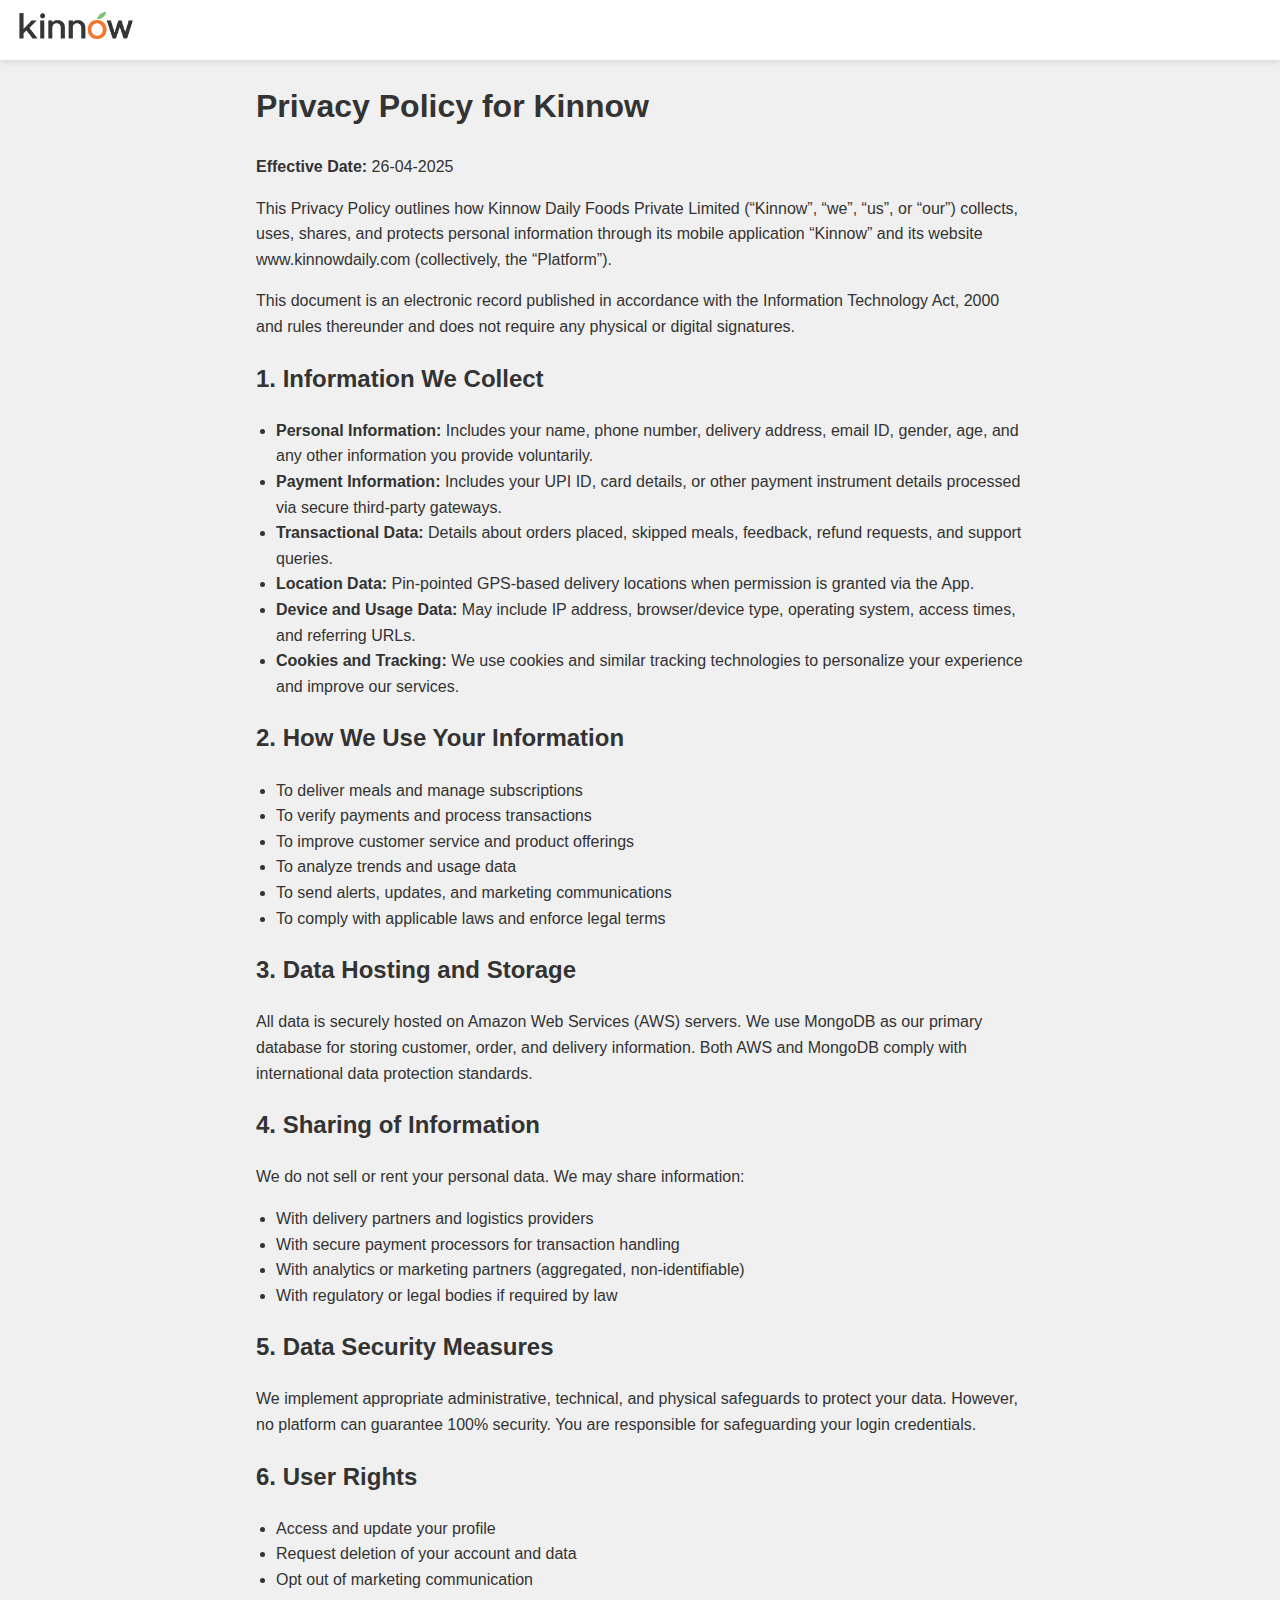
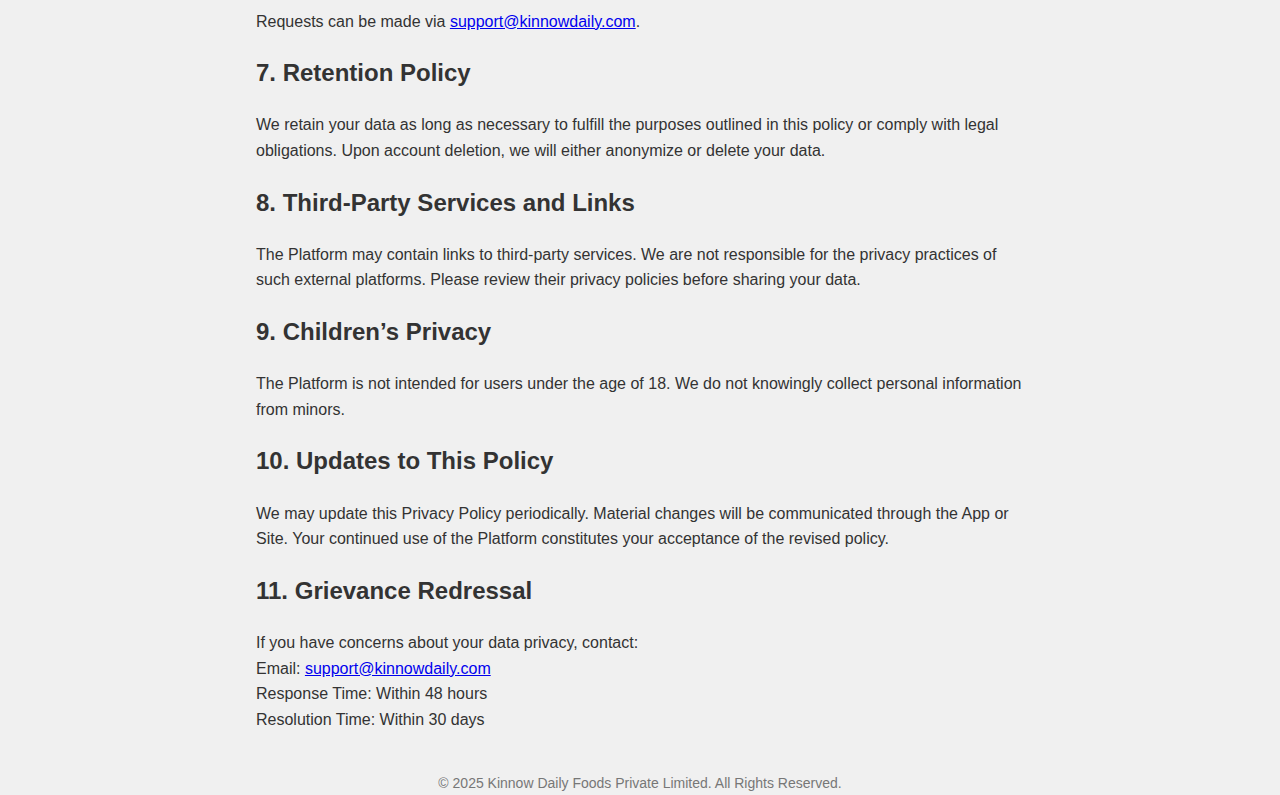
<file: privacy-policy/index.html>
<!DOCTYPE html>
<html lang="en">

<head>
  <meta charset="UTF-8" />
  <meta name="viewport" content="width=device-width, initial-scale=1" />
  <title>Privacy Policy - Kinnow Daily</title>
  <style>
    body {
      max-width: 100%;
      font-family: Arial, sans-serif;
      line-height: 1.6;
      color: #333;
      background-color: #f0f0f0;
      margin: 0px;
      position: sticky;
    }

    header {
      position: sticky;
      top: 0;
      background-color: #fff;
      z-index: 100;
      display: flex;
      justify-content: space-between;
      align-items: center;
      padding: 15px 0;
      /* optionally add box-shadow for better visibility */
      box-shadow: 0 2px 5px rgba(0, 0, 0, 0.1);
    }

    .header-container {
      display: flex;
      justify-content: space-between;
      align-items: center;
      width: 100%;
      max-height: 30px;

    }

    .header-container a {
      margin-top: 4px;
    }

    .container {
      max-width: 60%;
      margin: 0 auto;
    }

    .logo {
      display: flex;
      align-items: center;
    }

    .logo img {
      height: 150px;
    }

    h1,
    h2 {
      color: #333;
    }

    p,
    ul {
      margin-bottom: 1em;
    }

    ul {
      padding-left: 20px;
    }

    footer {
      text-align: center;
      margin-top: 40px;
      font-size: 14px;
      color: #777;
    }


    @media (max-width: 768px) {
      .container {
        max-width: 90%;
      }
    }
  </style>
</head>

<body>
  <header>
    <div class="header-container">
      <div class="logo">
        <a href="../">
          <img src="../images/kinnow-logo.png" alt="Kinnow Logo">
        </a>
      </div>
    </div>
  </header>
  <div class="container">
    <h1>Privacy Policy for Kinnow</h1>
    <p><strong>Effective Date:</strong> 26-04-2025</p>

    <p>This Privacy Policy outlines how Kinnow Daily Foods Private Limited (“Kinnow”, “we”, “us”, or “our”) collects,
      uses, shares, and protects personal information through its mobile application “Kinnow” and its website
      www.kinnowdaily.com (collectively, the “Platform”).</p>
    <p>This document is an electronic record published in accordance with the Information Technology Act, 2000 and rules
      thereunder and does not require any physical or digital signatures.</p>

    <h2>1. Information We Collect</h2>
    <ul>
      <li><strong>Personal Information:</strong> Includes your name, phone number, delivery address, email ID, gender,
        age, and any other information you provide voluntarily.</li>
      <li><strong>Payment Information:</strong> Includes your UPI ID, card details, or other payment instrument details
        processed via secure third-party gateways.</li>
      <li><strong>Transactional Data:</strong> Details about orders placed, skipped meals, feedback, refund requests,
        and support queries.</li>
      <li><strong>Location Data:</strong> Pin-pointed GPS-based delivery locations when permission is granted via the
        App.</li>
      <li><strong>Device and Usage Data:</strong> May include IP address, browser/device type, operating system, access
        times, and referring URLs.</li>
      <li><strong>Cookies and Tracking:</strong> We use cookies and similar tracking technologies to personalize your
        experience and improve our services.</li>
    </ul>

    <h2>2. How We Use Your Information</h2>
    <ul>
      <li>To deliver meals and manage subscriptions</li>
      <li>To verify payments and process transactions</li>
      <li>To improve customer service and product offerings</li>
      <li>To analyze trends and usage data</li>
      <li>To send alerts, updates, and marketing communications</li>
      <li>To comply with applicable laws and enforce legal terms</li>
    </ul>

    <h2>3. Data Hosting and Storage</h2>
    <p>All data is securely hosted on Amazon Web Services (AWS) servers. We use MongoDB as our primary database for
      storing customer, order, and delivery information. Both AWS and MongoDB comply with international data protection
      standards.</p>

    <h2>4. Sharing of Information</h2>
    <p>We do not sell or rent your personal data. We may share information:</p>
    <ul>
      <li>With delivery partners and logistics providers</li>
      <li>With secure payment processors for transaction handling</li>
      <li>With analytics or marketing partners (aggregated, non-identifiable)</li>
      <li>With regulatory or legal bodies if required by law</li>
    </ul>

    <h2>5. Data Security Measures</h2>
    <p>We implement appropriate administrative, technical, and physical safeguards to protect your data. However, no
      platform can guarantee 100% security. You are responsible for safeguarding your login credentials.</p>

    <h2>6. User Rights</h2>
    <ul>
      <li>Access and update your profile</li>
      <li>Request deletion of your account and data</li>
      <li>Opt out of marketing communication</li>
    </ul>
    <p>Requests can be made via <a href="mailto:support@kinnowdaily.com">support@kinnowdaily.com</a>.</p>

    <h2>7. Retention Policy</h2>
    <p>We retain your data as long as necessary to fulfill the purposes outlined in this policy or comply with legal
      obligations. Upon account deletion, we will either anonymize or delete your data.</p>

    <h2>8. Third-Party Services and Links</h2>
    <p>The Platform may contain links to third-party services. We are not responsible for the privacy practices of such
      external platforms. Please review their privacy policies before sharing your data.</p>

    <h2>9. Children’s Privacy</h2>
    <p>The Platform is not intended for users under the age of 18. We do not knowingly collect personal information from
      minors.</p>

    <h2>10. Updates to This Policy</h2>
    <p>We may update this Privacy Policy periodically. Material changes will be communicated through the App or Site.
      Your continued use of the Platform constitutes your acceptance of the revised policy.</p>

    <h2>11. Grievance Redressal</h2>
    <p>If you have concerns about your data privacy, contact:<br />
      Email: <a href="mailto:support@kinnowdaily.com">support@kinnowdaily.com</a><br />
      Response Time: Within 48 hours<br />
      Resolution Time: Within 30 days</p>

    <footer>
      &copy; 2025 Kinnow Daily Foods Private Limited. All Rights Reserved.
    </footer>
  </div>
</body>

</html>
</file>
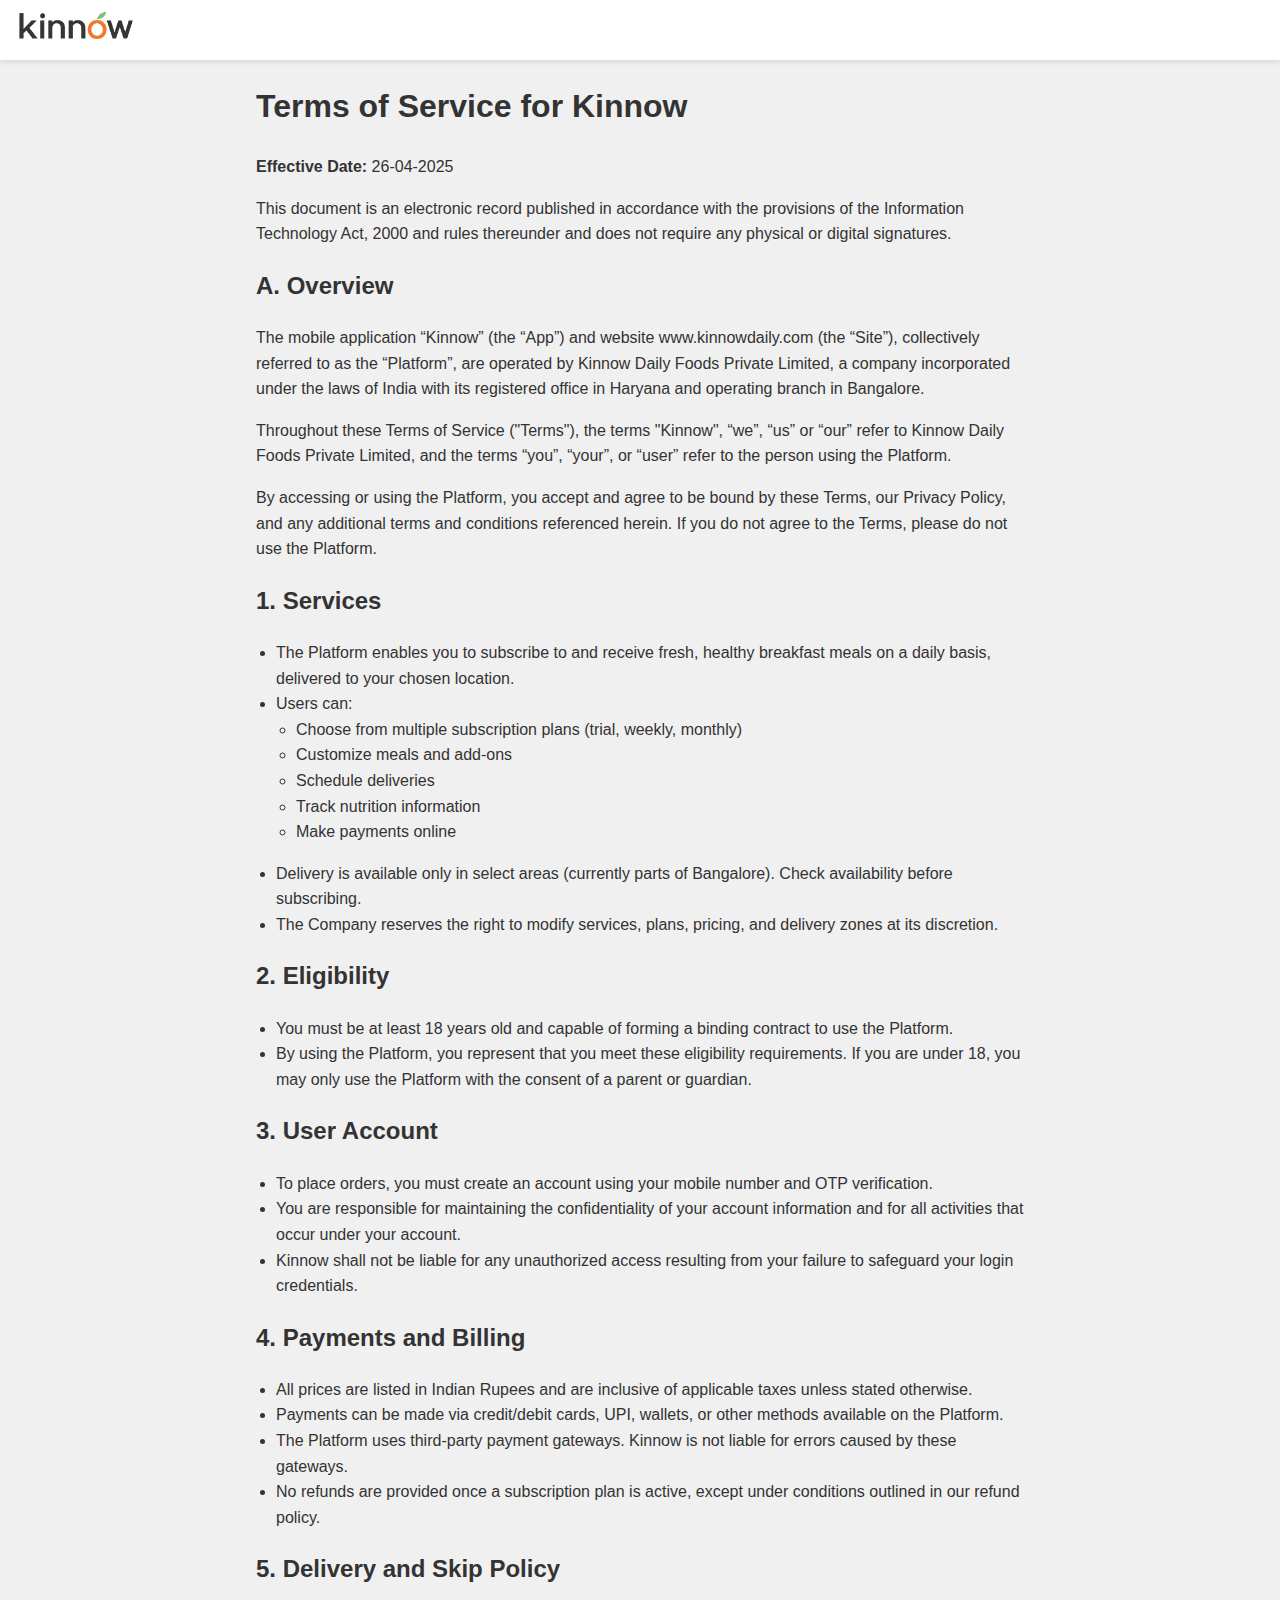
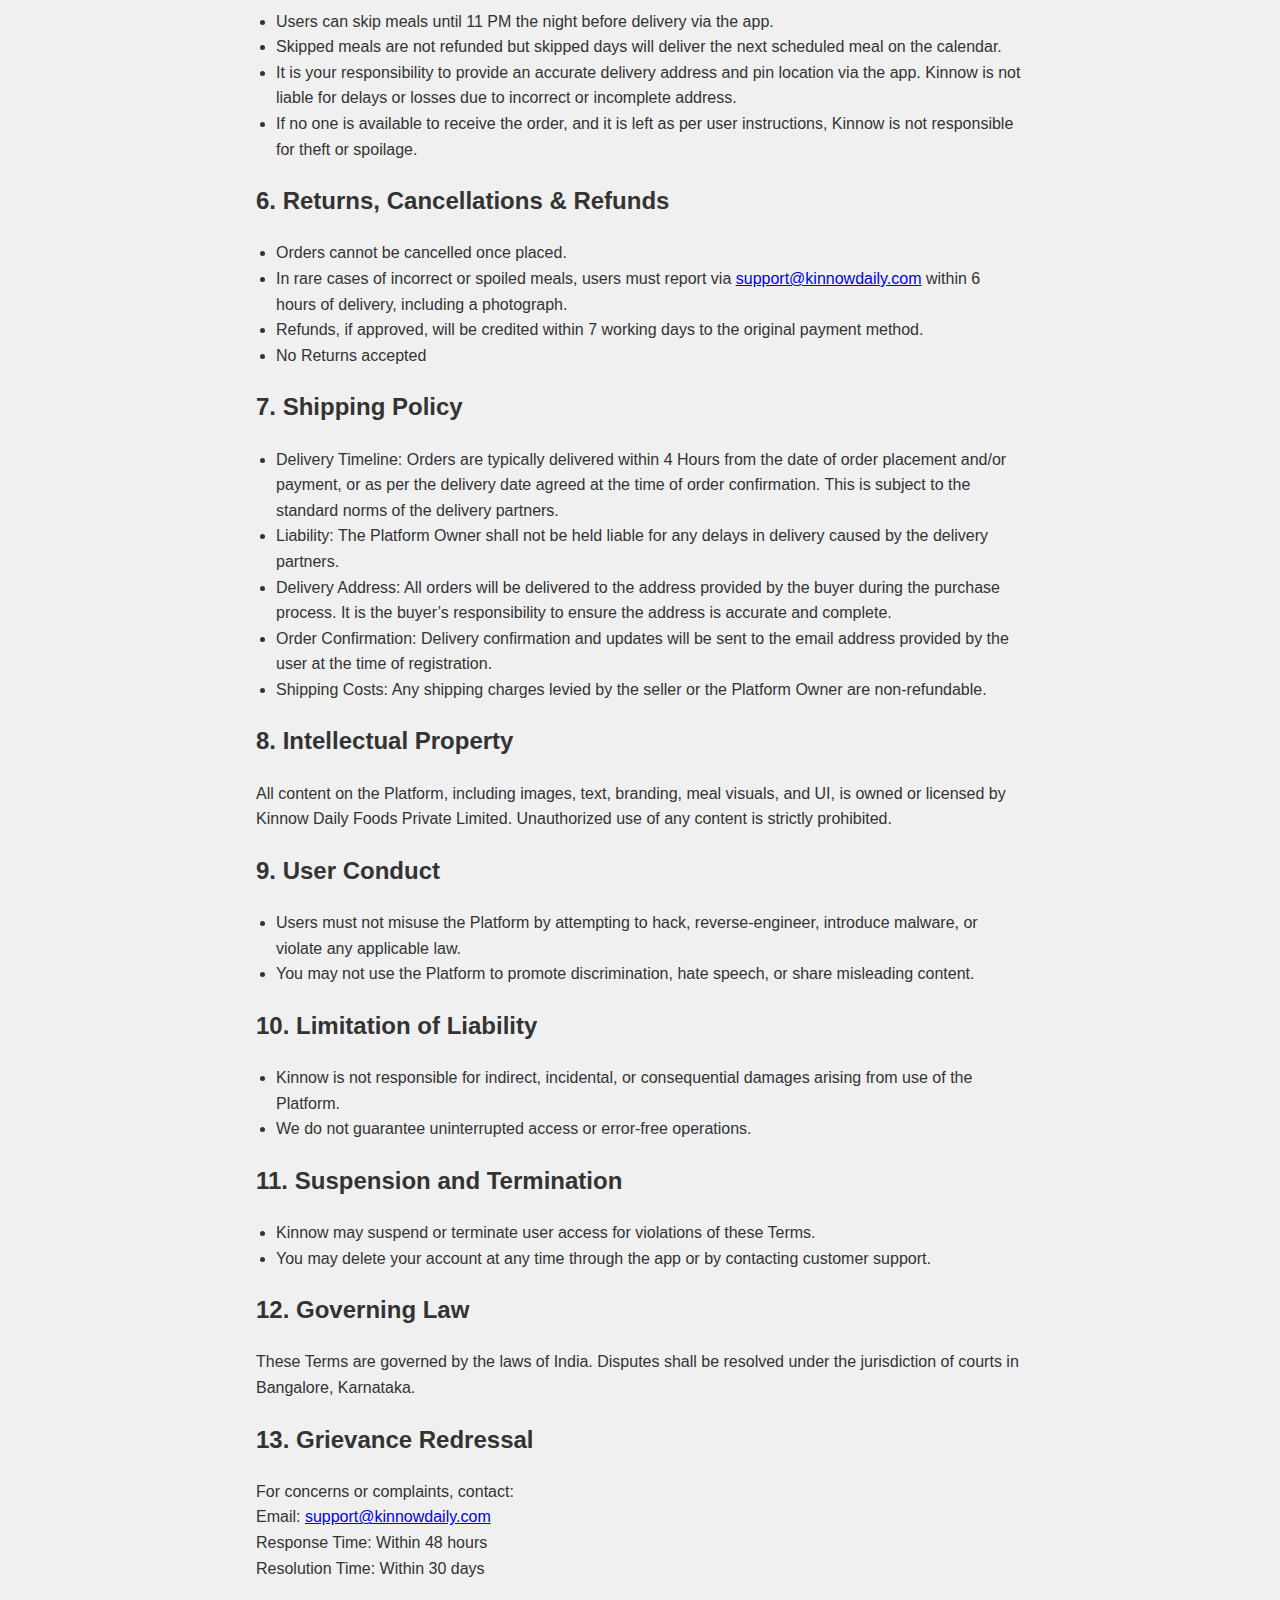
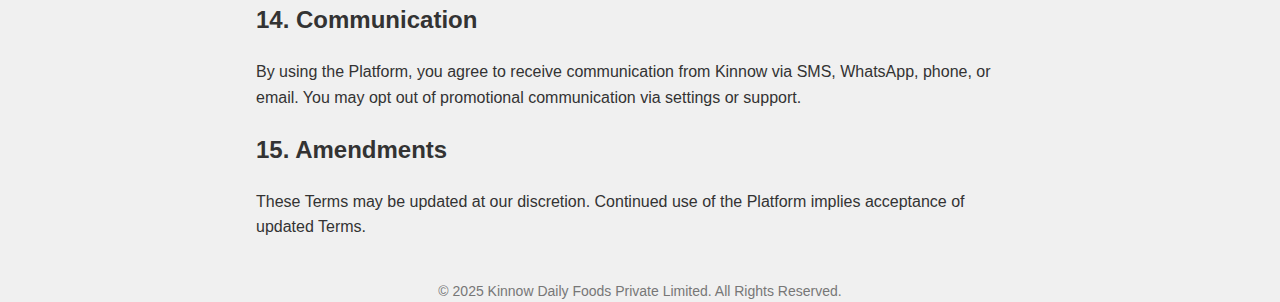
<file: terms-of-service/index.html>
<!DOCTYPE html>
<html lang="en">

<head>
  <meta charset="UTF-8" />
  <meta name="viewport" content="width=device-width, initial-scale=1" />
  <title>Terms of Service - Kinnow Daily</title>
  <style>
    body {
      max-width: 100%;
      font-family: Arial, sans-serif;
      line-height: 1.6;
      color: #333;
      background-color: #f0f0f0;
      margin: 0px;
      position: sticky;
    }

    header {
      position: sticky;
      top: 0;
      background-color: #fff;
      z-index: 100;
      display: flex;
      justify-content: space-between;
      align-items: center;
      padding: 15px 0;
      /* optionally add box-shadow for better visibility */
      box-shadow: 0 2px 5px rgba(0, 0, 0, 0.1);
    }

    .header-container {
      display: flex;
      justify-content: space-between;
      align-items: center;
      width: 100%;
      max-height: 30px;

    }

    .header-container a {
      margin-top: 4px;
    }

    .container {
      max-width: 60%;
      margin: 0 auto;
    }

    .logo {
      display: flex;
      align-items: center;
    }

    .logo img {
      height: 150px;
    }

    h1,
    h2 {
      color: #333;
    }

    p,
    ul {
      margin-bottom: 1em;
    }

    ul {
      padding-left: 20px;
    }

    footer {
      text-align: center;
      margin-top: 40px;
      font-size: 14px;
      color: #777;
    }


    @media (max-width: 768px) {
      .container {
        max-width: 90%;
      }
    }
  </style>
</head>

<body>
  <header>
    <div class="header-container">
      <div class="logo">
        <a href="../">
          <img src="../images/kinnow-logo.png" alt="Kinnow Logo">
        </a>
      </div>
    </div>
  </header>
  <div class="container">
    <h1>Terms of Service for Kinnow</h1>
    <p><strong>Effective Date:</strong> 26-04-2025</p>

    <p>This document is an electronic record published in accordance with the provisions of the Information Technology
      Act, 2000 and rules thereunder and does not require any physical or digital signatures.</p>

    <h2>A. Overview</h2>
    <p>The mobile application “Kinnow” (the “App”) and website www.kinnowdaily.com (the “Site”), collectively referred
      to as the “Platform”, are operated by Kinnow Daily Foods Private Limited, a company incorporated under the laws of
      India with
      its registered office in Haryana and operating branch in Bangalore.</p>
    <p>Throughout these Terms of Service ("Terms"), the terms "Kinnow", “we”, “us” or “our” refer to Kinnow Daily Foods
      Private Limited, and the terms “you”, “your”, or “user” refer to the person using the Platform.</p>
    <p>By accessing or using the Platform, you accept and agree to be bound by these Terms, our Privacy Policy, and any
      additional terms and conditions referenced herein. If you do not agree to the Terms, please do not use the
      Platform.</p>

    <h2>1. Services</h2>
    <ul>
      <li>The Platform enables you to subscribe to and receive fresh, healthy breakfast meals on a daily basis,
        delivered to your chosen location.</li>
      <li>Users can:
        <ul>
          <li>Choose from multiple subscription plans (trial, weekly, monthly)</li>
          <li>Customize meals and add-ons</li>
          <li>Schedule deliveries</li>
          <li>Track nutrition information</li>
          <li>Make payments online</li>
        </ul>
      </li>
      <li>Delivery is available only in select areas (currently parts of Bangalore). Check availability before
        subscribing.</li>
      <li>The Company reserves the right to modify services, plans, pricing, and delivery zones at its discretion.</li>
    </ul>

    <h2>2. Eligibility</h2>
    <ul>
      <li>You must be at least 18 years old and capable of forming a binding contract to use the Platform.</li>
      <li>By using the Platform, you represent that you meet these eligibility requirements. If you are under 18, you
        may only use the Platform with the consent of a parent or guardian.</li>
    </ul>

    <h2>3. User Account</h2>
    <ul>
      <li>To place orders, you must create an account using your mobile number and OTP verification.</li>
      <li>You are responsible for maintaining the confidentiality of your account information and for all activities
        that occur under your account.</li>
      <li>Kinnow shall not be liable for any unauthorized access resulting from your failure to safeguard your login
        credentials.</li>
    </ul>

    <h2>4. Payments and Billing</h2>
    <ul>
      <li>All prices are listed in Indian Rupees and are inclusive of applicable taxes unless stated otherwise.</li>
      <li>Payments can be made via credit/debit cards, UPI, wallets, or other methods available on the Platform.</li>
      <li>The Platform uses third-party payment gateways. Kinnow is not liable for errors caused by these gateways.</li>
      <li>No refunds are provided once a subscription plan is active, except under conditions outlined in our refund
        policy.</li>
    </ul>

    <h2>5. Delivery and Skip Policy</h2>
    <ul>
      <li>Users can skip meals until 11 PM the night before delivery via the app.</li>
      <li>Skipped meals are not refunded but skipped days will deliver the next scheduled meal on the calendar.</li>
      <li>It is your responsibility to provide an accurate delivery address and pin location via the app. Kinnow is not
        liable for delays or losses due to incorrect or incomplete address.</li>
      <li>If no one is available to receive the order, and it is left as per user instructions, Kinnow is not
        responsible for theft or spoilage.</li>
    </ul>

    <h2>6. Returns, Cancellations & Refunds</h2>
    <ul>
      <li>Orders cannot be cancelled once placed.</li>
      <li>In rare cases of incorrect or spoiled meals, users must report via <a
          href="mailto:support@kinnowdaily.com">support@kinnowdaily.com</a> within 6 hours of delivery, including a
        photograph.</li>
      <li>Refunds, if approved, will be credited within 7 working days to the original payment method.</li>
      <li>No Returns accepted</li>
    </ul>

    <h2>7. Shipping Policy</h2>
    <ul>
      <li>Delivery Timeline: Orders are typically delivered within 4 Hours from the date of order placement and/or
        payment,
        or as per the delivery date agreed at the time of order confirmation. This is subject to the standard norms of
        the
        delivery partners.</li>
      <li>Liability: The Platform Owner shall not be held liable for any delays in delivery caused by the delivery
        partners.
      </li>
      <li>Delivery Address: All orders will be delivered to the address provided by the buyer during the purchase
        process.
        It is the buyer’s responsibility to ensure the address is accurate and complete.</li>
      <li>Order Confirmation: Delivery confirmation and updates will be sent to the email address provided by the user
        at
        the time of registration.</li>
      <li>Shipping Costs: Any shipping charges levied by the seller or the Platform Owner are non-refundable.</li>
    </ul>

    <h2>8. Intellectual Property</h2>
    <p>All content on the Platform, including images, text, branding, meal visuals, and UI, is owned or licensed by
      Kinnow Daily Foods Private Limited. Unauthorized use of any content is strictly prohibited.</p>

    <h2>9. User Conduct</h2>
    <ul>
      <li>Users must not misuse the Platform by attempting to hack, reverse-engineer, introduce malware, or violate any
        applicable law.</li>
      <li>You may not use the Platform to promote discrimination, hate speech, or share misleading content.</li>
    </ul>

    <h2>10. Limitation of Liability</h2>
    <ul>
      <li>Kinnow is not responsible for indirect, incidental, or consequential damages arising from use of the Platform.
      </li>
      <li>We do not guarantee uninterrupted access or error-free operations.</li>
    </ul>

    <h2>11. Suspension and Termination</h2>
    <ul>
      <li>Kinnow may suspend or terminate user access for violations of these Terms.</li>
      <li>You may delete your account at any time through the app or by contacting customer support.</li>
    </ul>

    <h2>12. Governing Law</h2>
    <p>These Terms are governed by the laws of India. Disputes shall be resolved under the jurisdiction of courts in
      Bangalore, Karnataka.</p>

    <h2>13. Grievance Redressal</h2>
    <p>For concerns or complaints, contact:<br />
      Email: <a href="mailto:support@kinnowdaily.com">support@kinnowdaily.com</a><br />
      Response Time: Within 48 hours<br />
      Resolution Time: Within 30 days</p>

    <h2>14. Communication</h2>
    <p>By using the Platform, you agree to receive communication from Kinnow via SMS, WhatsApp, phone, or email. You may
      opt out of promotional communication via settings or support.</p>

    <h2>15. Amendments</h2>
    <p>These Terms may be updated at our discretion. Continued use of the Platform implies acceptance of updated Terms.
    </p>

    <footer>
      &copy; 2025 Kinnow Daily Foods Private Limited. All Rights Reserved.
    </footer>
  </div>
</body>

</html>
</file>
